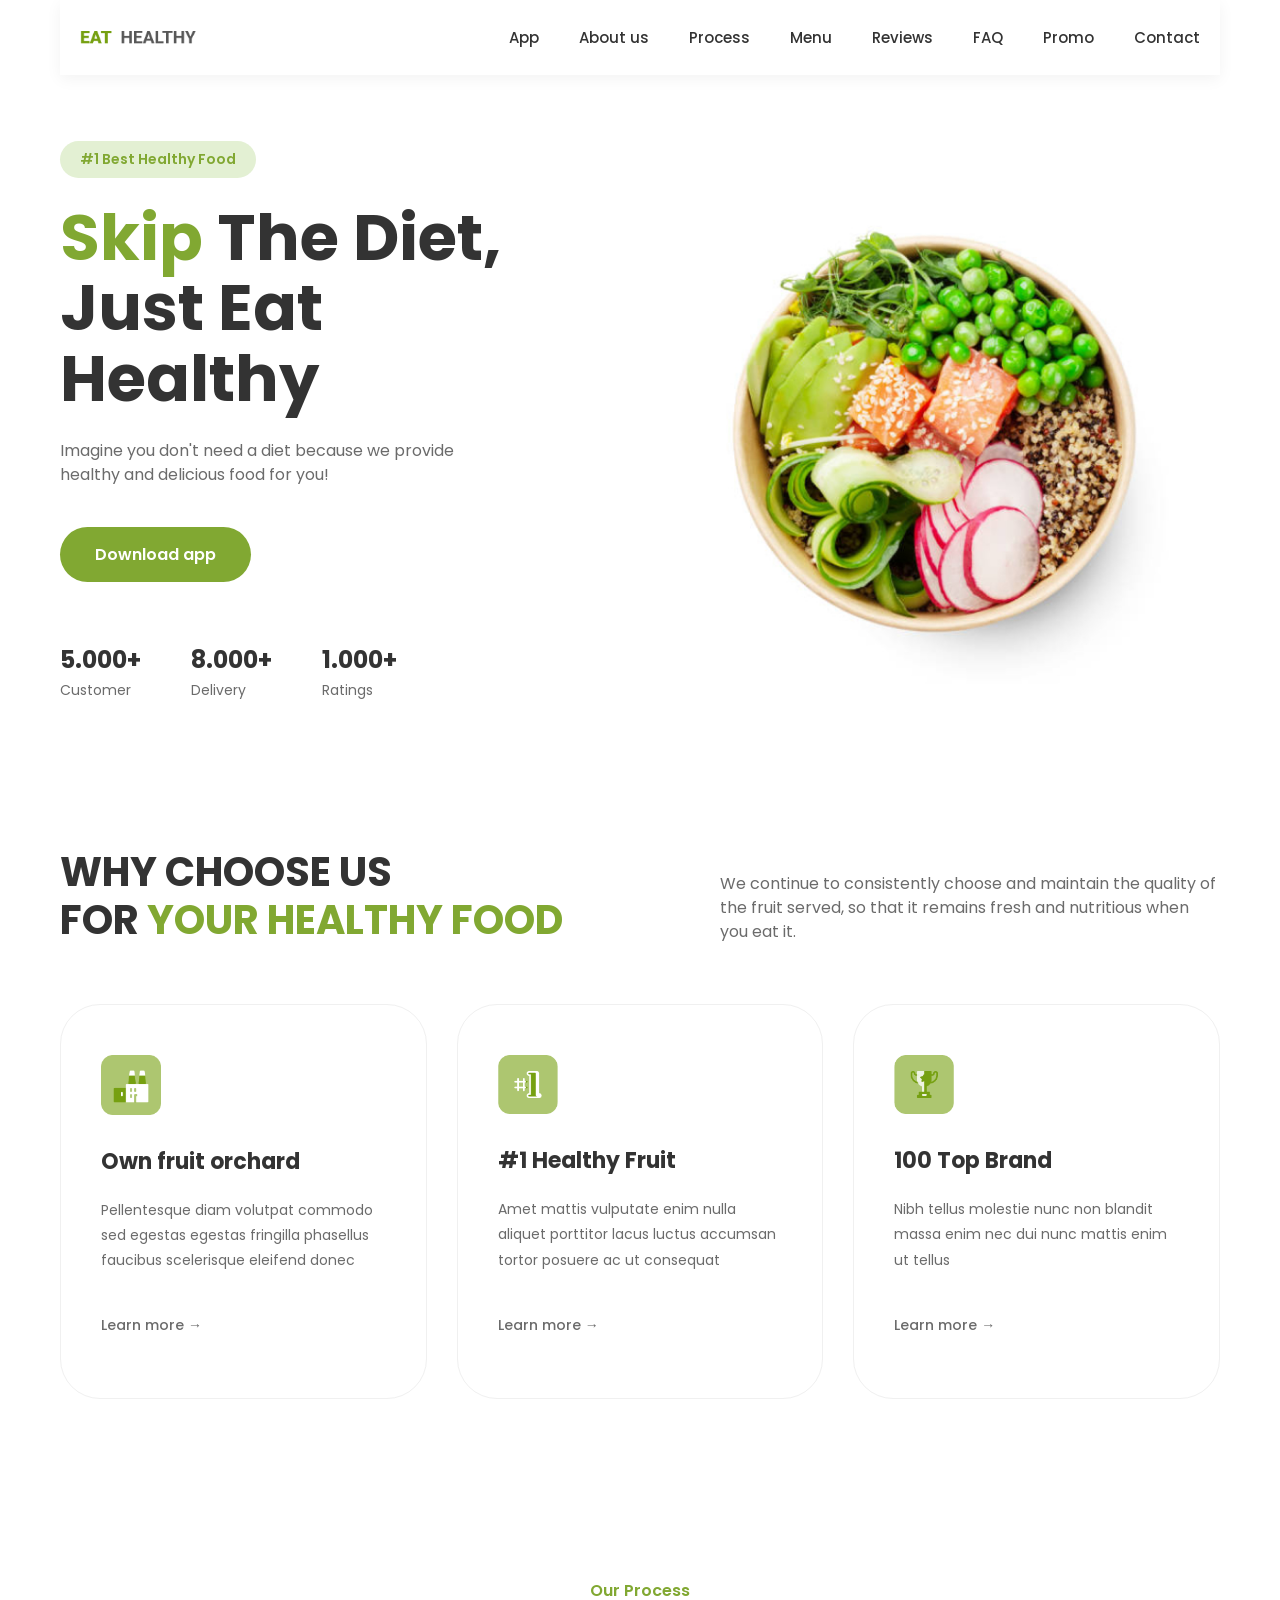
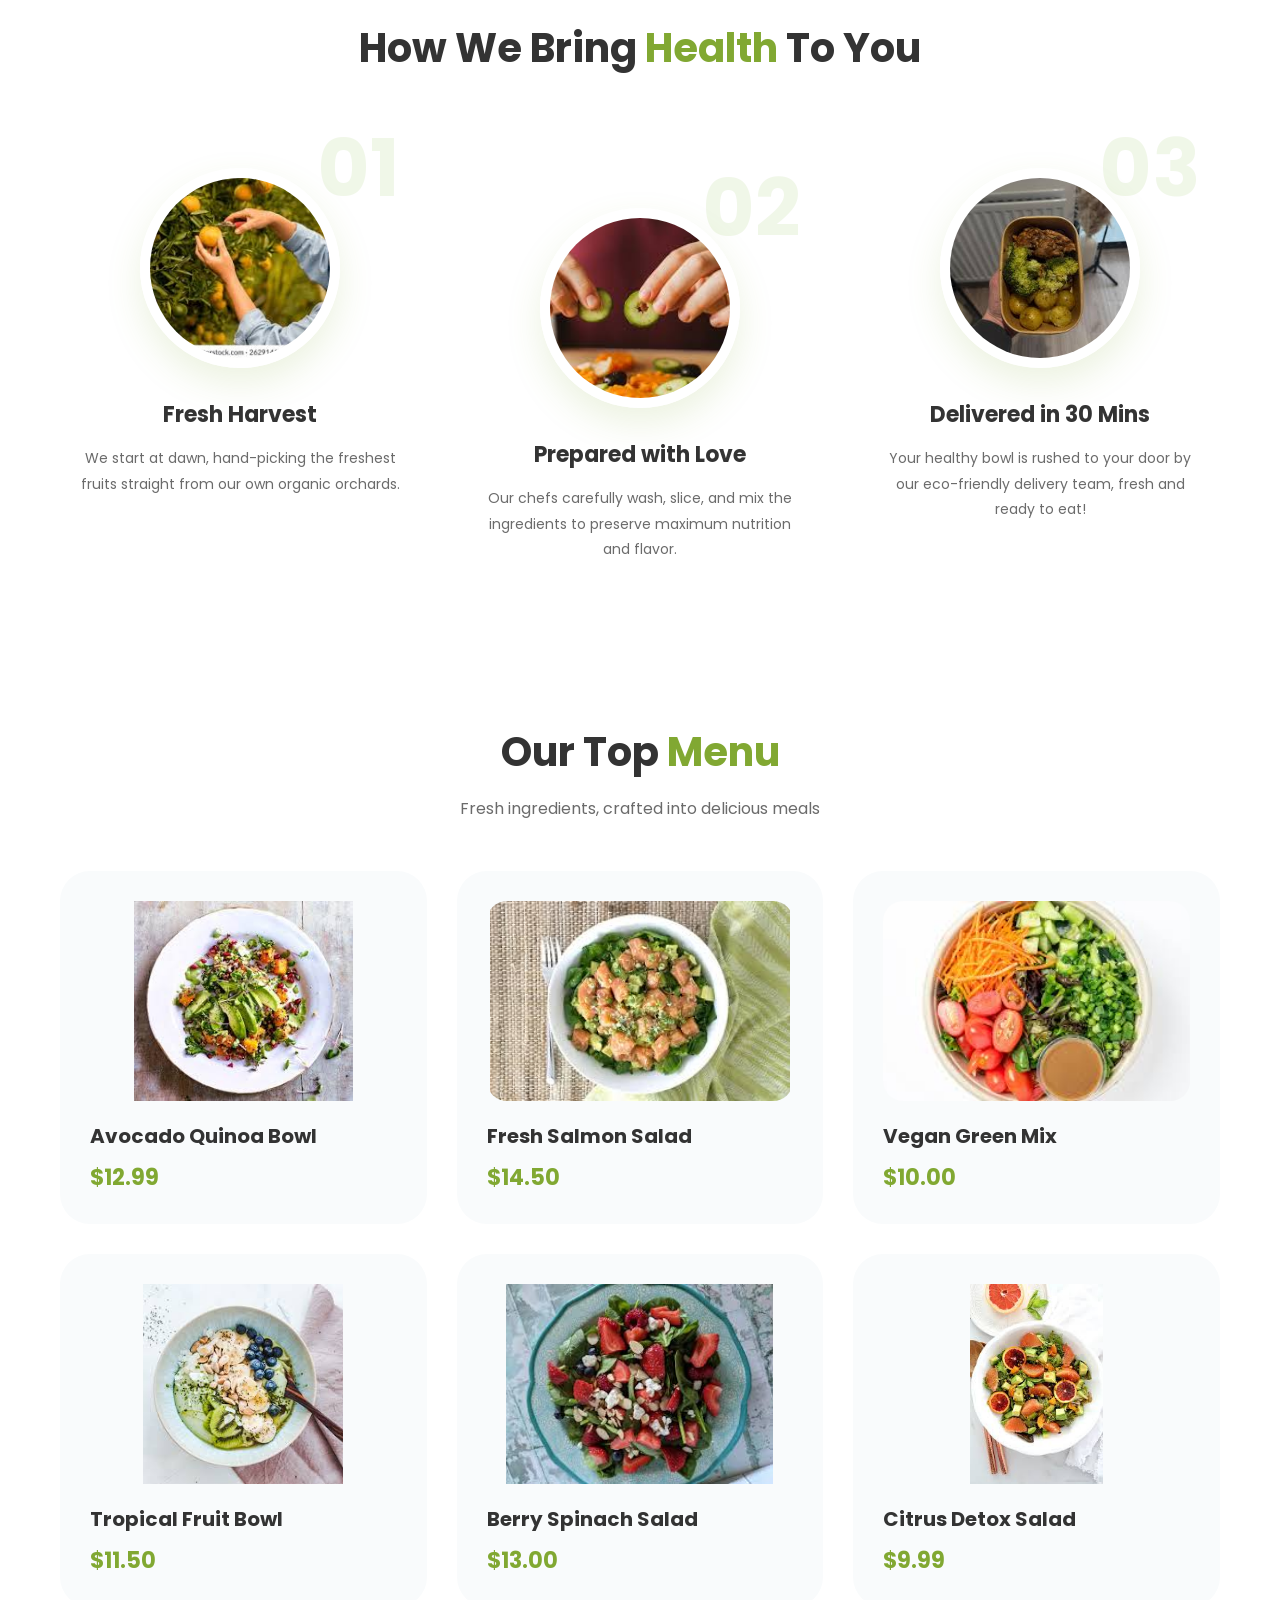
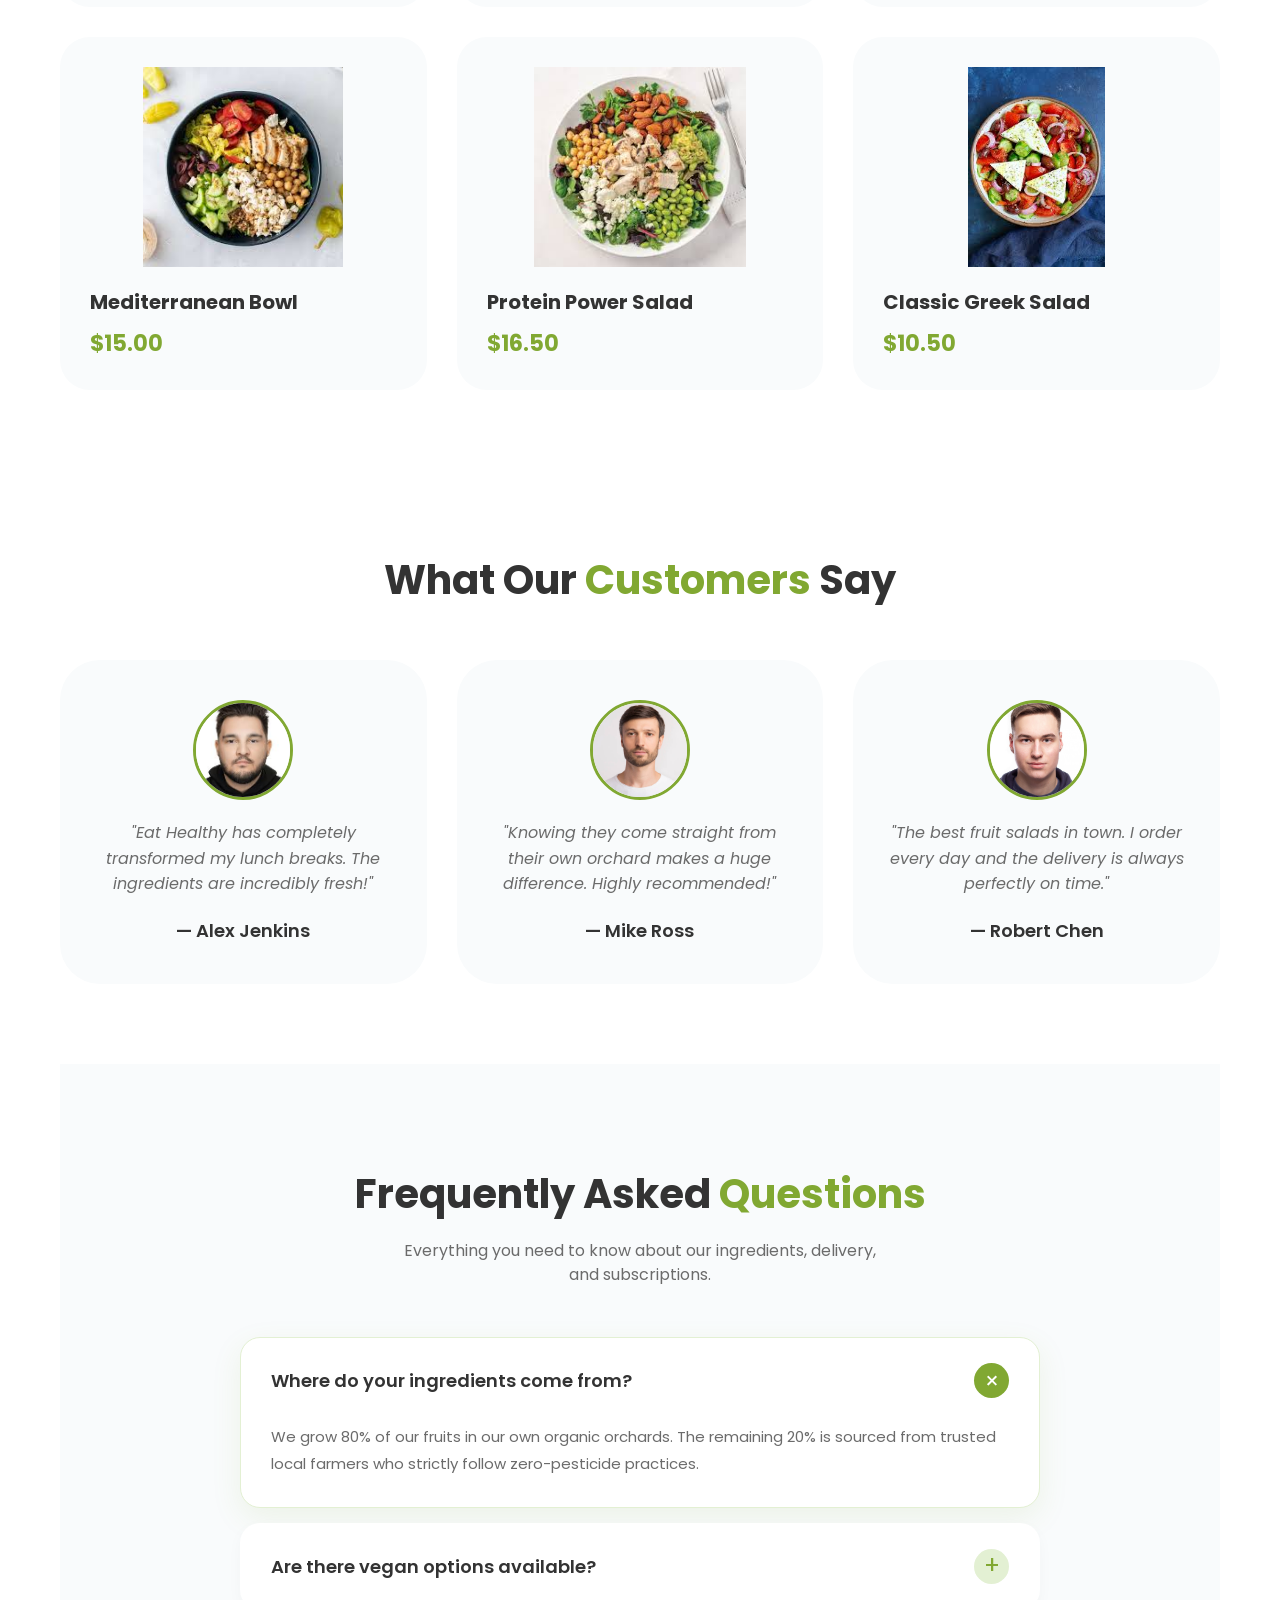
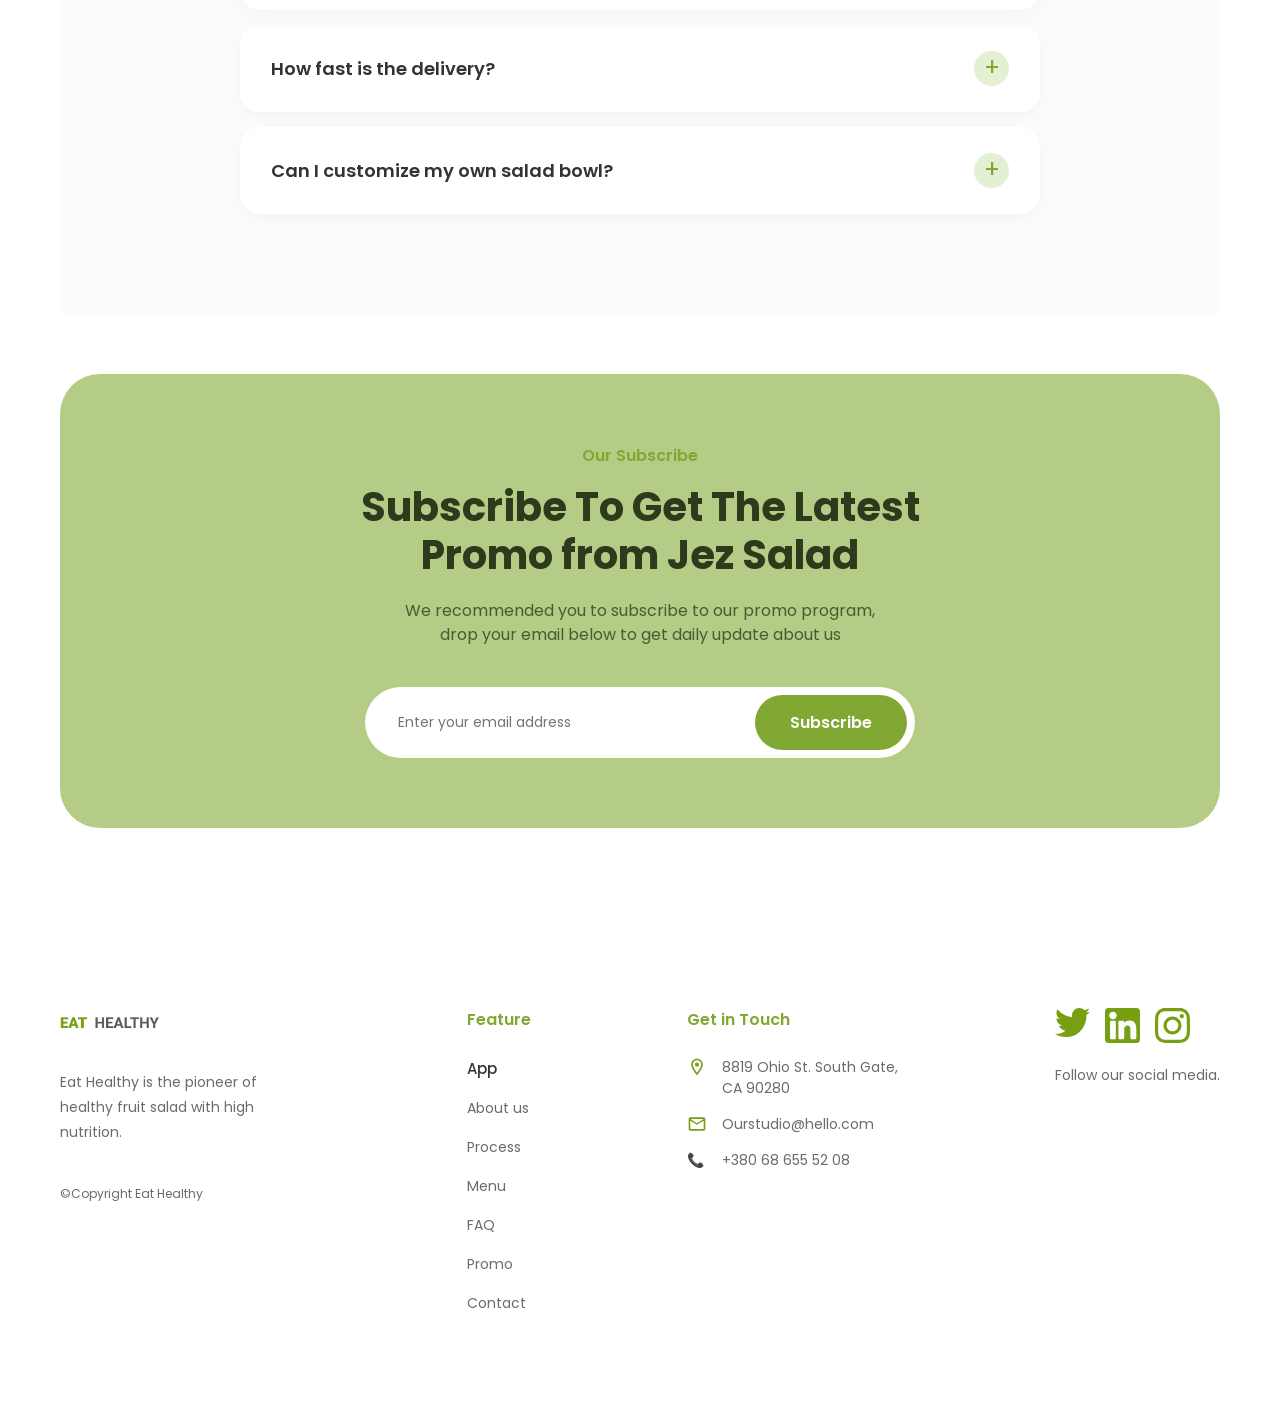
<file: index.html>
<!DOCTYPE html>
<html lang="uk">
<head>
    <meta charset="UTF-8">
    <meta name="viewport" content="width=device-width, initial-scale=1.0">
    <title>Eat Healthy | Home</title>
    <link rel="preconnect" href="https://fonts.googleapis.com">
    <link rel="preconnect" href="https://fonts.gstatic.com" crossorigin>
    <link href="https://fonts.googleapis.com/css2?family=Poppins:wght@400;500;600;700&display=swap" rel="stylesheet">
    <link rel="stylesheet" href="style.css">
</head>
<body>
    <div class="wrapper">
       <header id="top" class="header">
            <a href="index.html" class="header__logo-link">
                <img src="assets/images/logo.png" alt="Eat Healthy" class="header__logo-img">
            </a>
            
            <input type="checkbox" id="menu-toggle" class="header__checkbox">
            <label for="menu-toggle" class="header__hamburger">
                <span class="hamburger-line"></span>
                <span class="hamburger-line"></span>
                <span class="hamburger-line"></span>
            </label>

            <nav class="header__nav">
                <ul class="header__menu">
                    <li><a href="index.html#hero" class="header__link">App</a></li>
                    <li><a href="index.html#about" class="header__link">About us</a></li>
                    <li><a href="index.html#process" class="header__link">Process</a></li>
                    <li><a href="index.html#menu" class="header__link">Menu</a></li>
                    <li><a href="index.html#reviews" class="header__link">Reviews</a></li>
                    <li><a href="index.html#faq" class="header__link">FAQ</a></li>
                    <li><a href="index.html#promo" class="header__link">Promo</a></li>
                    <li><a href="index.html#contact" class="header__link">Contact</a></li>
                </ul>
            </nav>
        </header>

        <main class="main">
            <section id="hero" class="hero">
                <div class="hero__content">
                    <span class="hero__badge">#1 Best Healthy Food</span>
                    <h1 class="hero__title"><span class="text-green">Skip</span> The Diet,<br>Just Eat Healthy</h1>
                    <p class="hero__description">Imagine you don't need a diet because we provide healthy and delicious food for you!</p>
                    <button class="btn hero__btn">Download app</button>
                    
                    <div class="hero__stats">
                        <div class="stat">
                            <span class="stat__number">5.000+</span>
                            <span class="stat__label">Customer</span>
                        </div>
                        <div class="stat">
                            <span class="stat__number">8.000+</span>
                            <span class="stat__label">Delivery</span>
                        </div>
                        <div class="stat">
                            <span class="stat__number">1.000+</span>
                            <span class="stat__label">Ratings</span>
                        </div>
                    </div>
                </div>
                <div class="hero__image-wrapper">
                    <img src="assets/images/hero.jpg" alt="Healthy bowl" class="hero__image">
                </div>
            </section>

            <section id="about" class="features">
                <div class="features__header">
                    <h2 class="features__title">WHY CHOOSE US<br>FOR <span class="text-green">YOUR HEALTHY FOOD</span></h2>
                    <p class="features__description">We continue to consistently choose and maintain the quality of the fruit served, so that it remains fresh and nutritious when you eat it.</p>
                </div>
                
                <div class="features__grid">
                    <article class="feature-card">
                        <img src="assets/images/icons/icon1.png" alt="Orchard" class="feature-card__icon">
                        <h3 class="feature-card__title">Own fruit orchard</h3>
                        <p class="feature-card__text">Pellentesque diam volutpat commodo sed egestas egestas fringilla phasellus faucibus scelerisque eleifend donec</p>
                        <a href="orchard.html" class="feature-card__link">Learn more &rarr;</a>
                    </article>
                    
                    <article class="feature-card">
                        <img src="assets/images/icons/icon2.png" alt="Healthy Fruit" class="feature-card__icon">
                        <h3 class="feature-card__title">#1 Healthy Fruit</h3>
                        <p class="feature-card__text">Amet mattis vulputate enim nulla aliquet porttitor lacus luctus accumsan tortor posuere ac ut consequat</p>
                        <a href="healthy-fruit.html" class="feature-card__link">Learn more &rarr;</a>
                    </article>
                    
                    <article class="feature-card">
                        <img src="assets/images/icons/icon3.png" alt="Top Brand" class="feature-card__icon">
                        <h3 class="feature-card__title">100 Top Brand</h3>
                        <p class="feature-card__text">Nibh tellus molestie nunc non blandit massa enim nec dui nunc mattis enim ut tellus</p>
                        <a href="top-brand.html" class="feature-card__link">Learn more &rarr;</a>
                    </article>
                </div>
            </section>

            <section id="process" class="how-it-works">
                <div class="how-it-works__header">
                    <span class="subscribe__subtitle">Our Process</span>
                    <h2 class="how-it-works__title">How We Bring <span class="text-green">Health</span> To You</h2>
                </div>
                
                <div class="how-it-works__grid">
                    <div class="step">
                        <div class="step__number">01</div>
                        <div class="step__img-wrapper">
                            <img src="assets/images/1-2.jpg" alt="Harvest">
                        </div>
                        <h3 class="step__title">Fresh Harvest</h3>
                        <p class="step__text">We start at dawn, hand-picking the freshest fruits straight from our own organic orchards.</p>
                    </div>

                    <div class="step step--down">
                        <div class="step__number">02</div>
                        <div class="step__img-wrapper">
                            <img src="assets/images/2-3.jpg" alt="Preparation">
                        </div>
                        <h3 class="step__title">Prepared with Love</h3>
                        <p class="step__text">Our chefs carefully wash, slice, and mix the ingredients to preserve maximum nutrition and flavor.</p>
                    </div>

                    <div class="step">
                        <div class="step__number">03</div>
                        <div class="step__img-wrapper">
                            <img src="assets/images/3-4.jpg" alt="Delivery">
                        </div>
                        <h3 class="step__title">Delivered in 30 Mins</h3>
                        <p class="step__text">Your healthy bowl is rushed to your door by our eco-friendly delivery team, fresh and ready to eat!</p>
                    </div>
                </div>
            </section>

            <section id="menu" class="menu">
                <h2 class="menu__title">Our Top <span class="text-green">Menu</span></h2>
                <p class="menu__subtitle">Fresh ingredients, crafted into delicious meals</p>
                
                <div class="menu__grid ">
                    <div class="menu-item menu-card">
                        <div class="menu-item__img-wrapper">
                            <img src="assets/images/1.jpg" alt="Salad">
                        </div>
                        <h3 class="menu-item__title">Avocado Quinoa Bowl</h3>
                        <span class="menu-item__price">$12.99</span>
                    </div>
                    <div class="menu-item menu-card">
                        <div class="menu-item__img-wrapper">
                            <img src="assets/images/2.jpg" alt="Salad">
                        </div>
                        <h3 class="menu-item__title">Fresh Salmon Salad</h3>
                        <span class="menu-item__price">$14.50</span>
                    </div>
                    <div class="menu-item menu-card">
                        <div class="menu-item__img-wrapper">
                            <img src="assets/images/3.jpg" alt="Salad">
                        </div>
                        <h3 class="menu-item__title">Vegan Green Mix</h3>
                        <span class="menu-item__price">$10.00</span>
                    </div>
                    <div class="menu-item menu-card">
                        <div class="menu-item__img-wrapper">
                            <img src="assets/images/4.jpg" alt="Salad">
                        </div>
                        <h3 class="menu-item__title">Tropical Fruit Bowl</h3>
                        <span class="menu-item__price">$11.50</span>
                    </div>
                    <div class="menu-item menu-card">
                        <div class="menu-item__img-wrapper">
                            <img src="assets/images/5.jpg" alt="Salad">
                        </div>
                        <h3 class="menu-item__title">Berry Spinach Salad</h3>
                        <span class="menu-item__price">$13.00</span>
                    </div>
                    <div class="menu-item menu-card">
                        <div class="menu-item__img-wrapper">
                            <img src="assets/images/6.jpg" alt="Salad">
                        </div>
                        <h3 class="menu-item__title">Citrus Detox Salad</h3>
                        <span class="menu-item__price">$9.99</span>
                    </div>
                    <div class="menu-item menu-card">
                        <div class="menu-item__img-wrapper">
                            <img src="assets/images/7.jpg" alt="Salad">
                        </div>
                        <h3 class="menu-item__title">Mediterranean Bowl</h3>
                        <span class="menu-item__price">$15.00</span>
                    </div>
                    <div class="menu-item menu-card">
                        <div class="menu-item__img-wrapper">
                            <img src="assets/images/8.jpg" alt="Salad">
                        </div>
                        <h3 class="menu-item__title">Protein Power Salad</h3>
                        <span class="menu-item__price">$16.50</span>
                    </div>
                    <div class="menu-item menu-card">
                        <div class="menu-item__img-wrapper">
                            <img src="assets/images/9.jpg" alt="Salad">
                        </div>
                        <h3 class="menu-item__title">Classic Greek Salad</h3>
                        <span class="menu-item__price">$10.50</span>
                    </div>
                </div>
            </section>

           <section id="reviews" class="reviews">
                <div class="reviews__header">
                    <h2 class="reviews__title">What Our <span class="text-green">Customers</span> Say</h2>
                </div>
                
                <div class="reviews__grid">
                    <article class="review-card">
                        <div class="review-card__img-wrapper">
                            <img src="assets/images/1-1.jpg" alt="Customer 1" class="review-card__img">
                        </div>
                        <p class="review-card__text">"Eat Healthy has completely transformed my lunch breaks. The ingredients are incredibly fresh!"</p>
                        <span class="review-card__author">— Alex Jenkins</span>
                    </article>

                    <article class="review-card">
                        <div class="review-card__img-wrapper">
                            <img src="assets/images/2-2.jpg" alt="Customer 2" class="review-card__img">
                        </div>
                        <p class="review-card__text">"Knowing they come straight from their own orchard makes a huge difference. Highly recommended!"</p>
                        <span class="review-card__author">— Mike Ross</span>
                    </article>

                    <article class="review-card">
                        <div class="review-card__img-wrapper">
                            <img src="assets/images/3-3.jpg" alt="Customer 3" class="review-card__img">
                        </div>
                        <p class="review-card__text">"The best fruit salads in town. I order every day and the delivery is always perfectly on time."</p>
                        <span class="review-card__author">— Robert Chen</span>
                    </article>
                </div>
            </section>

            <section id="faq" class="faq">
                <div class="faq__container">
                    <div class="faq__header">
                        <h2 class="faq__title">Frequently Asked <span class="text-green">Questions</span></h2>
                        <p class="features__description" style="margin: 0 auto;">Everything you need to know about our ingredients, delivery, and subscriptions.</p>
                    </div>

                    <div class="faq__list">
                        <details class="faq-item" open>
                            <summary class="faq-item__question">Where do your ingredients come from?</summary>
                            <div class="faq-item__answer">
                                <p>We grow 80% of our fruits in our own organic orchards. The remaining 20% is sourced from trusted local farmers who strictly follow zero-pesticide practices.</p>
                            </div>
                        </details>

                        <details class="faq-item">
                            <summary class="faq-item__question">Are there vegan options available?</summary>
                            <div class="faq-item__answer">
                                <p>Absolutely! Over 90% of our menu is fully vegan. Any dressings or toppings that contain dairy or honey are clearly marked on our menu.</p>
                            </div>
                        </details>

                        <details class="faq-item">
                            <summary class="faq-item__question">How fast is the delivery?</summary>
                            <div class="faq-item__answer">
                                <p>We guarantee delivery within 30 minutes for addresses within our primary service zones. We prepare your food the moment your order is confirmed.</p>
                            </div>
                        </details>

                        <details class="faq-item">
                            <summary class="faq-item__question">Can I customize my own salad bowl?</summary>
                            <div class="faq-item__answer">
                                <p>Yes, you can! Use our mobile app to use the 'Build Your Bowl' feature, allowing you to choose your base, up to 5 fruits, and your favorite healthy dressing.</p>
                            </div>
                        </details>
                    </div>
                </div>
            </section>
            <section id="promo" class="subscribe">
                <div class="subscribe__container">
                    <span class="subscribe__subtitle">Our Subscribe</span>
                    <h2 class="subscribe__title">Subscribe To Get The Latest<br>Promo from Jez Salad</h2>
                    <p class="subscribe__description">We recommended you to subscribe to our promo program,<br>drop your email below to get daily update about us</p>
                    
                    <form class="subscribe__form">
                        <input type="email" placeholder="Enter your email address" class="subscribe__input" required>
                        <button type="submit" class="btn subscribe__btn">Subscribe</button>
                    </form>
                </div>
            </section>
        </main>

        <footer id="contact" class="footer">
            <div class="footer__col footer__col--brand">
                <a href="#top" class="footer__logo-link">
                    <img src="assets/images/logo.png" alt="Eat Healthy" class="footer__logo">
                </a>
                <p class="footer__text">Eat Healthy is the pioneer of healthy fruit salad with high nutrition.</p>
                <p class="footer__copyright">&copy;Copyright Eat Healthy</p>
            </div>
            
            <nav class="footer__col">
                <h4 class="footer__title">Feature</h4>
                <ul class="footer__list">
                    <li><a href="index.html#hero" class="header__link">App</a></li>
                    <li><a href="index.html#about" class="footer__link">About us</a></li>
                    <li><a href="index.html#process" class="footer__link">Process</a></li>
                    <li><a href="index.html#menu" class="footer__link">Menu</a></li>
                    <li><a href="index.html#faq" class="footer__link">FAQ</a></li>
                    <li><a href="index.html#promo" class="footer__link">Promo</a></li>
                    <li><a href="index.html#contact" class="footer__link">Contact</a></li>
                </ul>
            </nav>
            
            <div class="footer__col">
                <h4 class="footer__title">Get in Touch</h4>
                <ul class="footer__list footer__list--contact">
                    <li>
                        <img src="assets/images/icons/location.svg" alt="Location" class="footer__icon">
                        <a href="https://www.google.com/maps/place/8819+Ohio+St,+South+Gate,+CA+90280" target="_blank" class="footer__link" style="text-decoration: none;">8819 Ohio St. South Gate,<br>CA 90280</a>
                    </li>
                    <li>
                        <img src="assets/images/icons/email.svg" alt="Email" class="footer__icon">
                        <a href="mailto:Ourstudio@hello.com" class="footer__link">Ourstudio@hello.com</a>
                    </li>
                    <li>
                        <span class="footer__icon">📞</span>
                        <a href="tel:+380686555208" class="footer__link">+380 68 655 52 08</a>
                    </li>
                </ul>
            </div>
            
            <div class="footer__col footer__col--social">
                <div class="footer__socials">
                    <a href="#"><img src="assets/images/icons/twiter.svg" alt="Twitter"></a>
                    <a href="#"><img src="assets/images/icons/linkedin.svg" alt="LinkedIn"></a>
                    <a href="#"><img src="assets/images/icons/instagram.svg" alt="Instagram"></a>
                </div>
                <p class="footer__text">Follow our social media.</p>
            </div>
        </footer>
    </div>
</body>
</html>
</file>
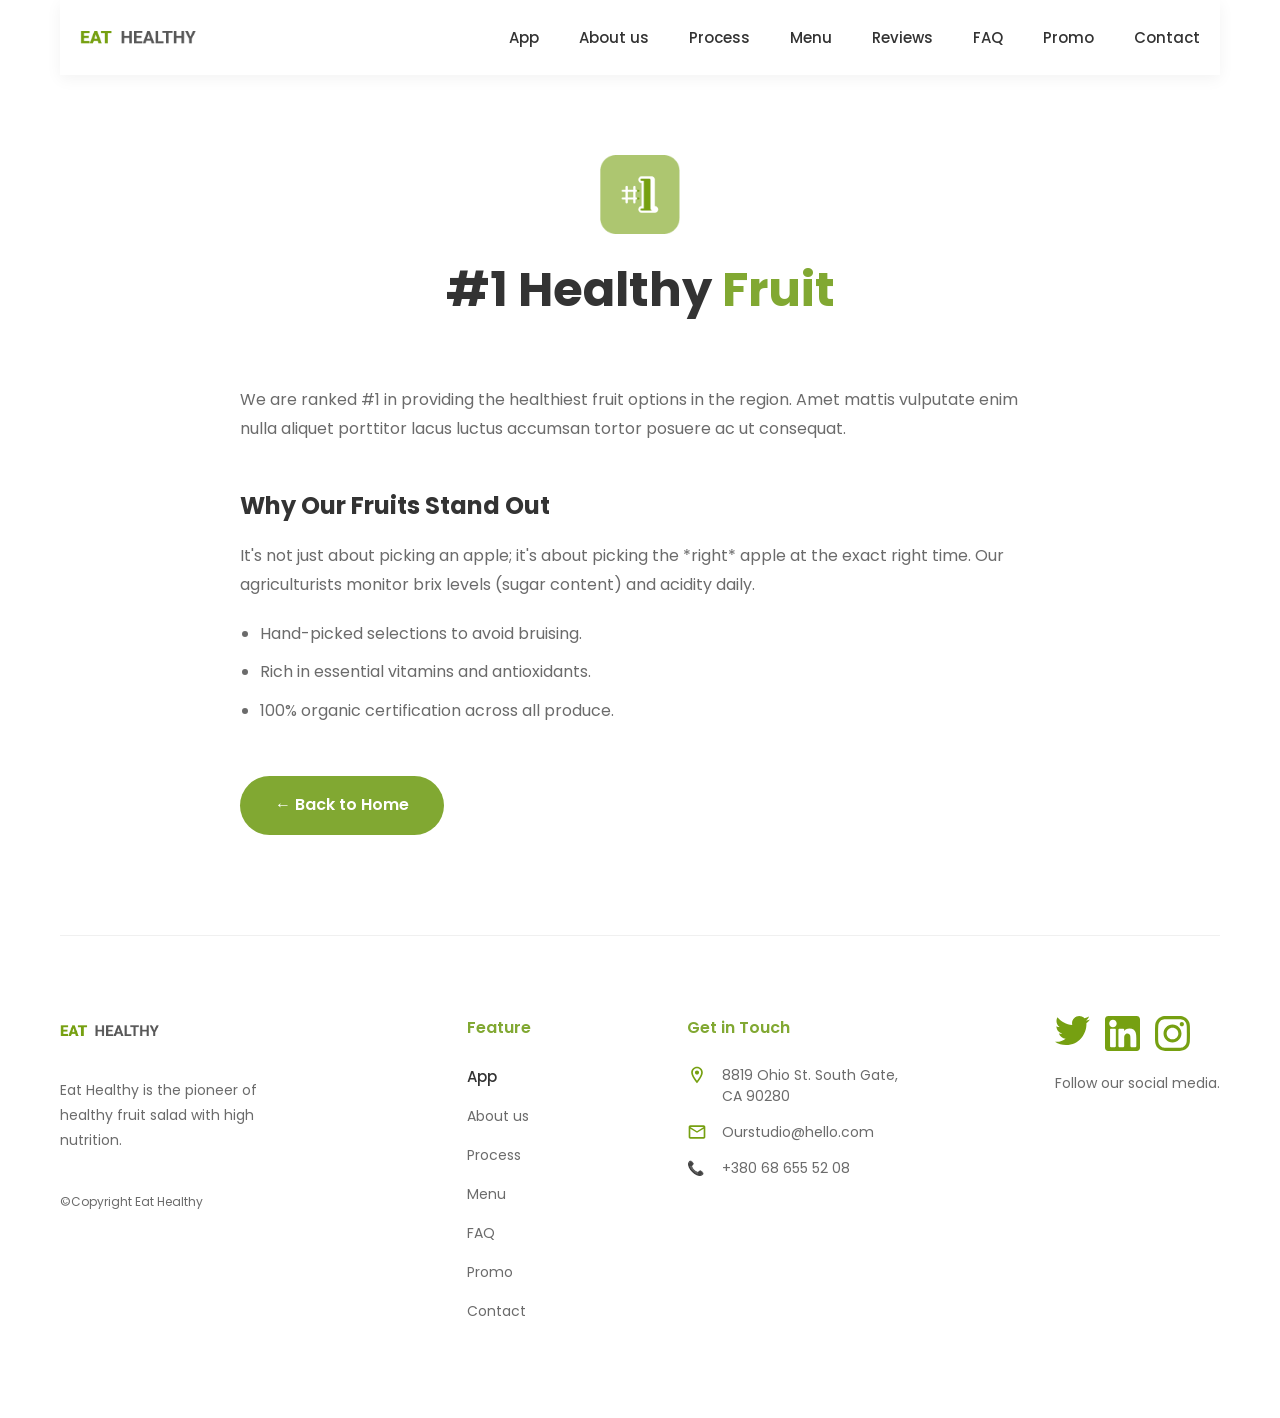
<file: healthy-fruit.html>
<!DOCTYPE html>
<html lang="uk">
<head>
    <meta charset="UTF-8">
    <meta name="viewport" content="width=device-width, initial-scale=1.0">
    <title>#1 Healthy Fruit | Eat Healthy</title>
    <link href="https://fonts.googleapis.com/css2?family=Poppins:wght@400;500;600;700&display=swap" rel="stylesheet">
    <link rel="stylesheet" href="inner.css">
</head>
<body>
    <div class="wrapper">
       <header id="top" class="header">
            <a href="index.html" class="header__logo-link">
                <img src="assets/images/logo.png" alt="Eat Healthy" class="header__logo-img">
            </a>
            
            <input type="checkbox" id="menu-toggle" class="header__checkbox">
            <label for="menu-toggle" class="header__hamburger">
                <span class="hamburger-line"></span>
                <span class="hamburger-line"></span>
                <span class="hamburger-line"></span>
            </label>

            <nav class="header__nav">
                <ul class="header__menu">
                    <li><a href="index.html#hero" class="header__link">App</a></li>
                    <li><a href="index.html#about" class="header__link">About us</a></li>
                    <li><a href="index.html#process" class="header__link">Process</a></li>
                    <li><a href="index.html#menu" class="header__link">Menu</a></li>
                    <li><a href="index.html#reviews" class="header__link">Reviews</a></li>
                    <li><a href="index.html#faq" class="header__link">FAQ</a></li>
                    <li><a href="index.html#promo" class="header__link">Promo</a></li>
                    <li><a href="index.html#contact" class="header__link">Contact</a></li>
                </ul>
            </nav>
        </header>

        <main class="main">
            <header class="page-header">
                <img src="assets/images/icons/icon2.png" alt="Healthy Fruit" class="page-header__icon">
                <h1 class="page-header__title">#1 Healthy <span class="text-green">Fruit</span></h1>
            </header>

            <article class="page-content">
                <p>We are ranked #1 in providing the healthiest fruit options in the region. Amet mattis vulputate enim nulla aliquet porttitor lacus luctus accumsan tortor posuere ac ut consequat.</p>
                
                <h3>Why Our Fruits Stand Out</h3>
                <p>It's not just about picking an apple; it's about picking the *right* apple at the exact right time. Our agriculturists monitor brix levels (sugar content) and acidity daily.</p>
                <ul>
                    <li>Hand-picked selections to avoid bruising.</li>
                    <li>Rich in essential vitamins and antioxidants.</li>
                    <li>100% organic certification across all produce.</li>
                </ul>

                <a href="index.html" class="btn" style="display: inline-block; margin-top: 30px; text-decoration: none;">&larr; Back to Home</a>
            </article>
        </main>

        <footer id="contact" class="footer">
            <div class="footer__col footer__col--brand">
                <a href="#top" class="footer__logo-link">
                    <img src="assets/images/logo.png" alt="Eat Healthy" class="footer__logo">
                </a>
                <p class="footer__text">Eat Healthy is the pioneer of healthy fruit salad with high nutrition.</p>
                <p class="footer__copyright">&copy;Copyright Eat Healthy</p>
            </div>
            
            <nav class="footer__col">
                <h4 class="footer__title">Feature</h4>
                <ul class="footer__list">
                    <li><a href="index.html#hero" class="header__link">App</a></li>
                    <li><a href="index.html#about" class="footer__link">About us</a></li>
                    <li><a href="index.html#process" class="footer__link">Process</a></li>
                    <li><a href="index.html#menu" class="footer__link">Menu</a></li>
                    <li><a href="index.html#faq" class="footer__link">FAQ</a></li>
                    <li><a href="index.html#promo" class="footer__link">Promo</a></li>
                    <li><a href="index.html#contact" class="footer__link">Contact</a></li>
                </ul>
            </nav>
            
            <div class="footer__col">
                <h4 class="footer__title">Get in Touch</h4>
                <ul class="footer__list footer__list--contact">
                    <li>
                        <img src="assets/images/icons/location.svg" alt="Location" class="footer__icon">
                        <a href="https://www.google.com/maps/place/8819+Ohio+St,+South+Gate,+CA+90280" target="_blank" class="footer__link" style="text-decoration: none;">8819 Ohio St. South Gate,<br>CA 90280</a>
                    </li>
                    <li>
                        <img src="assets/images/icons/email.svg" alt="Email" class="footer__icon">
                        <a href="mailto:Ourstudio@hello.com" class="footer__link">Ourstudio@hello.com</a>
                    </li>
                    <li>
                        <span class="footer__icon">📞</span>
                        <a href="tel:+380686555208" class="footer__link">+380 68 655 52 08</a>
                    </li>
                </ul>
            </div>
            
            <div class="footer__col footer__col--social">
                <div class="footer__socials">
                    <a href="#"><img src="assets/images/icons/twiter.svg" alt="Twitter"></a>
                    <a href="#"><img src="assets/images/icons/linkedin.svg" alt="LinkedIn"></a>
                    <a href="#"><img src="assets/images/icons/instagram.svg" alt="Instagram"></a>
                </div>
                <p class="footer__text">Follow our social media.</p>
            </div>
        </footer>
    </div>
</body>
</html>
</file>
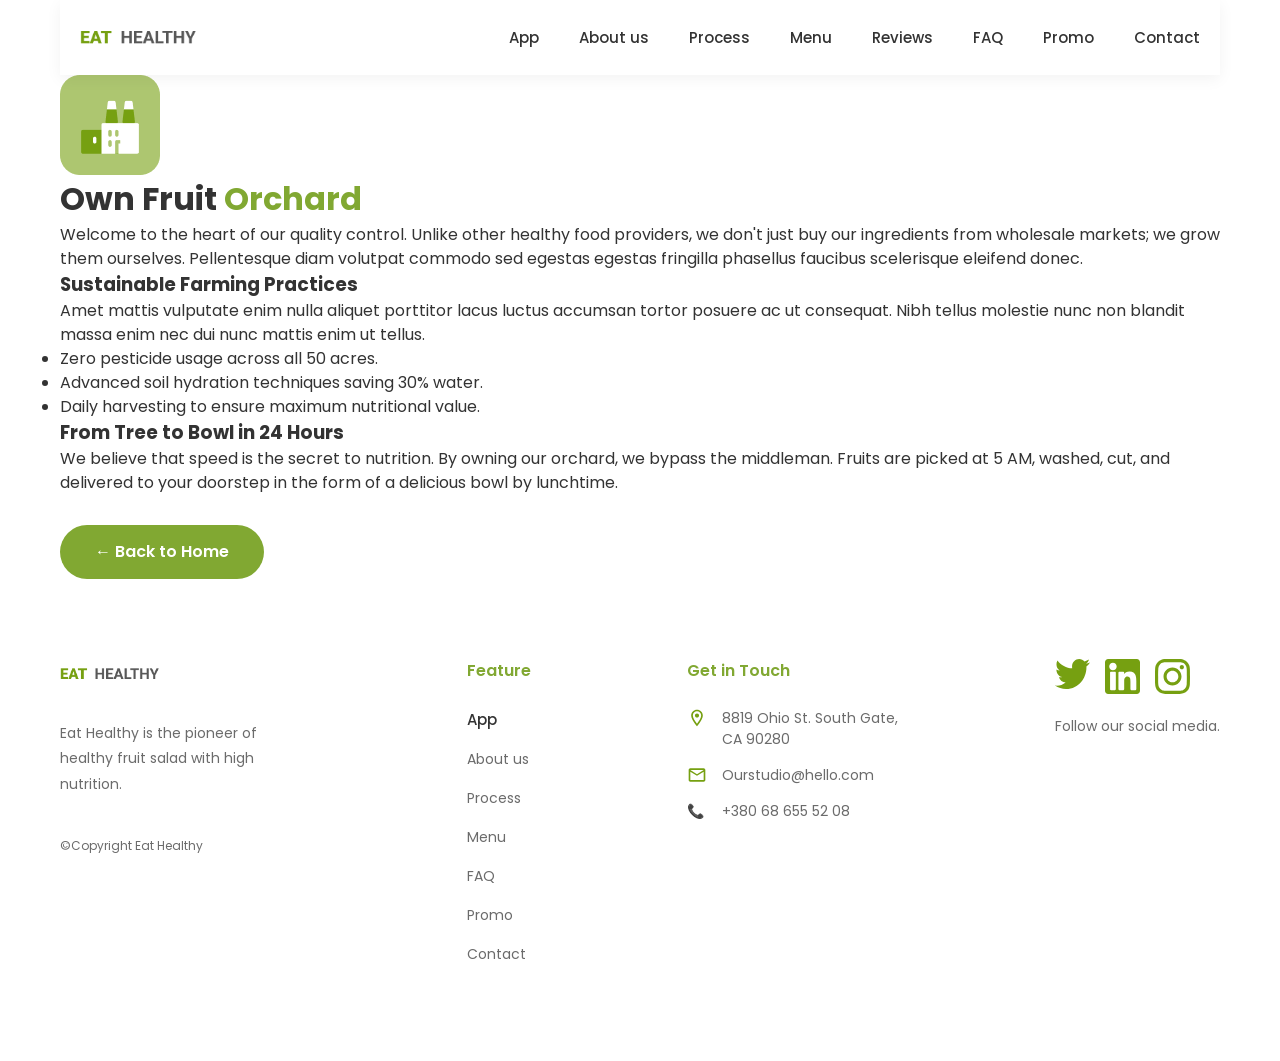
<file: orchard.html>
<!DOCTYPE html>
<html lang="uk">
<head>
    <meta charset="UTF-8">
    <meta name="viewport" content="width=device-width, initial-scale=1.0">
    <title>Own Fruit Orchard | Eat Healthy</title>
    <link rel="preconnect" href="https://fonts.googleapis.com">
    <link rel="preconnect" href="https://fonts.gstatic.com" crossorigin>
    <link href="https://fonts.googleapis.com/css2?family=Poppins:wght@400;500;600;700&display=swap" rel="stylesheet">
    <link rel="stylesheet" href="style.css">
</head>
<body>
    <div class="wrapper">
      <header id="top" class="header">
            <a href="index.html" class="header__logo-link">
                <img src="assets/images/logo.png" alt="Eat Healthy" class="header__logo-img">
            </a>
            
            <input type="checkbox" id="menu-toggle" class="header__checkbox">
            <label for="menu-toggle" class="header__hamburger">
                <span class="hamburger-line"></span>
                <span class="hamburger-line"></span>
                <span class="hamburger-line"></span>
            </label>

            <nav class="header__nav">
                <ul class="header__menu">
                    <li><a href="index.html#hero" class="header__link">App</a></li>
                    <li><a href="index.html#about" class="header__link">About us</a></li>
                    <li><a href="index.html#process" class="header__link">Process</a></li>
                    <li><a href="index.html#menu" class="header__link">Menu</a></li>
                    <li><a href="index.html#reviews" class="header__link">Reviews</a></li>
                    <li><a href="index.html#faq" class="header__link">FAQ</a></li>
                    <li><a href="index.html#promo" class="header__link">Promo</a></li>
                    <li><a href="index.html#contact" class="header__link">Contact</a></li>
                </ul>
            </nav>
        </header>

        <main class="main">
            <header class="page-header">
                <img src="assets/images/icons/icon1.png" alt="Orchard" class="page-header__icon">
                <h1 class="page-header__title">Own Fruit <span class="text-green">Orchard</span></h1>
            </header>

            <article class="page-content">
                <p>Welcome to the heart of our quality control. Unlike other healthy food providers, we don't just buy our ingredients from wholesale markets; we grow them ourselves. Pellentesque diam volutpat commodo sed egestas egestas fringilla phasellus faucibus scelerisque eleifend donec.</p>
                
                <h3>Sustainable Farming Practices</h3>
                <p>Amet mattis vulputate enim nulla aliquet porttitor lacus luctus accumsan tortor posuere ac ut consequat. Nibh tellus molestie nunc non blandit massa enim nec dui nunc mattis enim ut tellus.</p>
                <ul>
                    <li>Zero pesticide usage across all 50 acres.</li>
                    <li>Advanced soil hydration techniques saving 30% water.</li>
                    <li>Daily harvesting to ensure maximum nutritional value.</li>
                </ul>

                <h3>From Tree to Bowl in 24 Hours</h3>
                <p>We believe that speed is the secret to nutrition. By owning our orchard, we bypass the middleman. Fruits are picked at 5 AM, washed, cut, and delivered to your doorstep in the form of a delicious bowl by lunchtime.</p>

                <a href="index.html" class="btn" style="display: inline-block; margin-top: 30px; text-decoration: none;">&larr; Back to Home</a>
            </article>
        </main>

        <footer id="contact" class="footer">
            <div class="footer__col footer__col--brand">
                <a href="#top" class="footer__logo-link">
                    <img src="assets/images/logo.png" alt="Eat Healthy" class="footer__logo">
                </a>
                <p class="footer__text">Eat Healthy is the pioneer of healthy fruit salad with high nutrition.</p>
                <p class="footer__copyright">&copy;Copyright Eat Healthy</p>
            </div>
            
            <nav class="footer__col">
                <h4 class="footer__title">Feature</h4>
                <ul class="footer__list">
                    <li><a href="index.html#hero" class="header__link">App</a></li>
                    <li><a href="index.html#about" class="footer__link">About us</a></li>
                    <li><a href="index.html#process" class="footer__link">Process</a></li>
                    <li><a href="index.html#menu" class="footer__link">Menu</a></li>
                    <li><a href="index.html#faq" class="footer__link">FAQ</a></li>
                    <li><a href="index.html#promo" class="footer__link">Promo</a></li>
                    <li><a href="index.html#contact" class="footer__link">Contact</a></li>
                </ul>
            </nav>
            
            <div class="footer__col">
                <h4 class="footer__title">Get in Touch</h4>
                <ul class="footer__list footer__list--contact">
                    <li>
                        <img src="assets/images/icons/location.svg" alt="Location" class="footer__icon">
                        <span>8819 Ohio St. South Gate,<br>CA 90280</span>
                    </li>
                    <li>
                        <img src="assets/images/icons/email.svg" alt="Email" class="footer__icon">
                        <a href="mailto:Ourstudio@hello.com" class="footer__link">Ourstudio@hello.com</a>
                    </li>
                    <li>
                        <span class="footer__icon">📞</span>
                        <a href="tel:+380686555208" class="footer__link">+380 68 655 52 08</a>
                    </li>
                </ul>
            </div>
            
            <div class="footer__col footer__col--social">
                <div class="footer__socials">
                    <a href="#"><img src="assets/images/icons/twiter.svg" alt="Twitter"></a>
                    <a href="#"><img src="assets/images/icons/linkedin.svg" alt="LinkedIn"></a>
                    <a href="#"><img src="assets/images/icons/instagram.svg" alt="Instagram"></a>
                </div>
                <p class="footer__text">Follow our social media.</p>
            </div>
        </footer>
    </div>
</body>
</html>
</file>
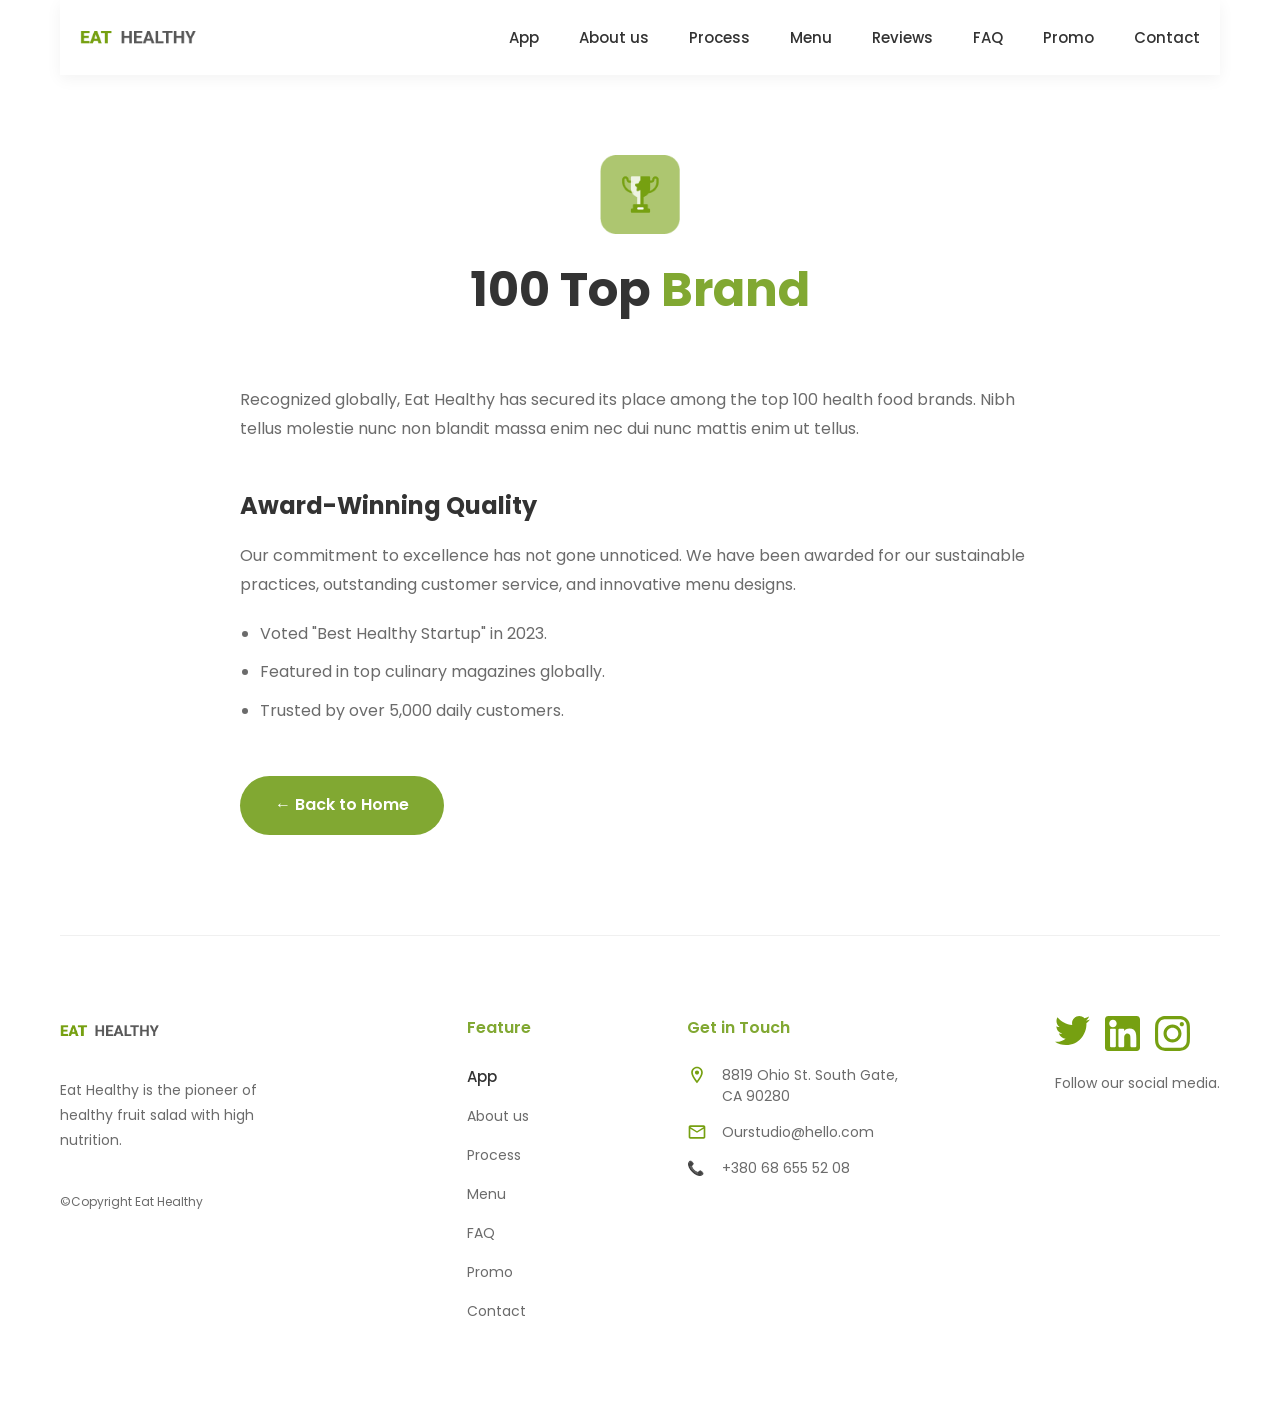
<file: top-brand.html>
<!DOCTYPE html>
<html lang="uk">
<head>
    <meta charset="UTF-8">
    <meta name="viewport" content="width=device-width, initial-scale=1.0">
    <title>100 Top Brand | Eat Healthy</title>
    <link href="https://fonts.googleapis.com/css2?family=Poppins:wght@400;500;600;700&display=swap" rel="stylesheet">
    <link rel="stylesheet" href="inner.css">
</head>
<body>
    <div class="wrapper">
      <header id="top" class="header">
            <a href="index.html" class="header__logo-link">
                <img src="assets/images/logo.png" alt="Eat Healthy" class="header__logo-img">
            </a>
            
            <input type="checkbox" id="menu-toggle" class="header__checkbox">
            <label for="menu-toggle" class="header__hamburger">
                <span class="hamburger-line"></span>
                <span class="hamburger-line"></span>
                <span class="hamburger-line"></span>
            </label>

            <nav class="header__nav">
                <ul class="header__menu">
                    <li><a href="index.html#hero" class="header__link">App</a></li>
                    <li><a href="index.html#about" class="header__link">About us</a></li>
                    <li><a href="index.html#process" class="header__link">Process</a></li>
                    <li><a href="index.html#menu" class="header__link">Menu</a></li>
                    <li><a href="index.html#reviews" class="header__link">Reviews</a></li>
                    <li><a href="index.html#faq" class="header__link">FAQ</a></li>
                    <li><a href="index.html#promo" class="header__link">Promo</a></li>
                    <li><a href="index.html#contact" class="header__link">Contact</a></li>
                </ul>
            </nav>
        </header>

        <main class="main">
            <header class="page-header">
                <img src="assets/images/icons/icon3.png" alt="Top Brand" class="page-header__icon">
                <h1 class="page-header__title">100 Top <span class="text-green">Brand</span></h1>
            </header>

            <article class="page-content">
                <p>Recognized globally, Eat Healthy has secured its place among the top 100 health food brands. Nibh tellus molestie nunc non blandit massa enim nec dui nunc mattis enim ut tellus.</p>
                
                <h3>Award-Winning Quality</h3>
                <p>Our commitment to excellence has not gone unnoticed. We have been awarded for our sustainable practices, outstanding customer service, and innovative menu designs.</p>
                <ul>
                    <li>Voted "Best Healthy Startup" in 2023.</li>
                    <li>Featured in top culinary magazines globally.</li>
                    <li>Trusted by over 5,000 daily customers.</li>
                </ul>

                <a href="index.html" class="btn" style="display: inline-block; margin-top: 30px; text-decoration: none;">&larr; Back to Home</a>
            </article>
        </main>

        <footer id="contact" class="footer">
            <div class="footer__col footer__col--brand">
                <a href="#top" class="footer__logo-link">
                    <img src="assets/images/logo.png" alt="Eat Healthy" class="footer__logo">
                </a>
                <p class="footer__text">Eat Healthy is the pioneer of healthy fruit salad with high nutrition.</p>
                <p class="footer__copyright">&copy;Copyright Eat Healthy</p>
            </div>
            
            <nav class="footer__col">
                <h4 class="footer__title">Feature</h4>
                <ul class="footer__list">
                    <li><a href="index.html#hero" class="header__link">App</a></li>
                    <li><a href="index.html#about" class="footer__link">About us</a></li>
                    <li><a href="index.html#process" class="footer__link">Process</a></li>
                    <li><a href="index.html#menu" class="footer__link">Menu</a></li>
                    <li><a href="index.html#faq" class="footer__link">FAQ</a></li>
                    <li><a href="index.html#promo" class="footer__link">Promo</a></li>
                    <li><a href="index.html#contact" class="footer__link">Contact</a></li>
                </ul>
            </nav>
            
            <div class="footer__col">
                <h4 class="footer__title">Get in Touch</h4>
                <ul class="footer__list footer__list--contact">
                    <li>
                        <img src="assets/images/icons/location.svg" alt="Location" class="footer__icon">
                        <a href="https://www.google.com/maps/place/8819+Ohio+St,+South+Gate,+CA+90280" target="_blank" class="footer__link" style="text-decoration: none;">8819 Ohio St. South Gate,<br>CA 90280</a>
                    </li>
                    <li>
                        <img src="assets/images/icons/email.svg" alt="Email" class="footer__icon">
                        <a href="mailto:Ourstudio@hello.com" class="footer__link">Ourstudio@hello.com</a>
                    </li>
                    <li>
                        <span class="footer__icon">📞</span>
                        <a href="tel:+380686555208" class="footer__link">+380 68 655 52 08</a>
                    </li>
                </ul>
            </div>
            
            <div class="footer__col footer__col--social">
                <div class="footer__socials">
                    <a href="#"><img src="assets/images/icons/twiter.svg" alt="Twitter"></a>
                    <a href="#"><img src="assets/images/icons/linkedin.svg" alt="LinkedIn"></a>
                    <a href="#"><img src="assets/images/icons/instagram.svg" alt="Instagram"></a>
                </div>
                <p class="footer__text">Follow our social media.</p>
            </div>
        </footer>
    </div>
</body>
</html>
</file>
<file: style.css>
/* Базові налаштування та змінні */
:root {
    --primary-green: #81A832;
    --badge-bg: #E3F0D3;
    --text-dark: #333333;
    --text-gray: #6B6B6B;
    --bg-light: #FFFFFF;
}

html {
    scroll-behavior: smooth;
}

* {
    margin: 0;
    padding: 0;
    box-sizing: border-box;
}

body {
    font-family: 'Poppins', sans-serif;
    color: var(--text-dark);
    background-color: var(--bg-light);
    line-height: 1.5;
}

img {
    max-width: 100%;
    display: block;
}

.wrapper {
    max-width: 1200px;
    margin: 0 auto;
    padding: 0 20px;
}

.text-green {
    color: var(--primary-green);
}

.btn {
    background-color: var(--primary-green);
    color: #FFFFFF;
    border: none;
    border-radius: 30px;
    padding: 15px 35px;
    font-family: inherit;
    font-weight: 600;
    font-size: 16px;
    cursor: pointer;
    transition: opacity 0.3s ease;
}

.btn:hover {
    opacity: 0.9;
}

/* Header (ОНОВЛЕНО ДЛЯ НАВІГАЦІЇ) */
/* Ховаємо чекбокс і бургер на великих екранах (десктопі) */
.header__checkbox,
.header__hamburger {
    display: none;
}

.header {
    padding: 20px 0; /* Трохи зменшив відступи, щоб при скролі хедер не займав забагато місця */
    display: flex;
    justify-content: space-between;
    align-items: center;
    
    /* Додаємо "липкість" */
    position: sticky;
    top: 0;
    z-index: 1000; /* Щоб хедер гарантовано був поверх усіх інших секцій та фотографій */
    background-color: var(--bg-light); /* Білий фон обов'язковий */
    box-shadow: 0 4px 15px rgba(0, 0, 0, 0.05); /* Легка тінь для відокремлення від контенту */
}

.header__logo-img {
    margin-left: 20px;
    height: 35px;
}

.header__nav {
    margin-right: 20px;
    display: flex;
    align-items: center;
}

.header__menu {
    display: flex;
    gap: 40px;
    list-style: none;
}

.header__link {
    text-decoration: none;
    color: var(--text-dark);
    font-weight: 500;
    font-size: 15px;
    transition: color 0.3s ease;
}

.header__link:hover {
    color: var(--primary-green);
}

/* Hero Section */
.hero {
    display: flex;
    align-items: center;
    justify-content: space-between;
    padding: 50px 0;
    gap: 40px;
}

.hero__content {
    max-width: 500px;
}

.hero__badge {
    display: inline-block;
    background-color: var(--badge-bg);
    color: var(--primary-green);
    padding: 8px 20px;
    border-radius: 20px;
    font-size: 14px;
    font-weight: 600;
    margin-bottom: 25px;
}

.hero__title {
    font-size: 64px;
    line-height: 1.1;
    margin-bottom: 25px;
    font-weight: 700;
}

.hero__description {
    color: var(--text-gray);
    margin-bottom: 40px;
    font-size: 16px;
    max-width: 400px;
}

.hero__stats {
    display: flex;
    gap: 50px;
    margin-top: 60px;
}

.stat__number {
    display: block;
    font-size: 24px;
    font-weight: 700;
}

.stat__label {
    font-size: 14px;
    color: var(--text-gray);
}

.hero__image-wrapper {
    width: 50%;
    display: flex;
    justify-content: flex-end;
}

/* Features Section (Тепер id="about") */
.features {
    padding: 80px 0;
}

.features__header {
    display: flex;
    justify-content: space-between;
    align-items: flex-end;
    margin-bottom: 60px;
    gap: 40px;
}

.features__title {
    font-size: 40px;
    line-height: 1.2;
    flex: 1;
}

.features__description {
    color: var(--text-gray);
    flex: 1;
    max-width: 500px;
}

.features__grid {
    display: grid;
    grid-template-columns: repeat(3, 1fr);
    gap: 30px;
}

.feature-card {
    background: #FFFFFF;
    border: 1px solid #F0F0F0;
    border-radius: 40px;
    padding: 50px 40px;
    transition: all 0.4s cubic-bezier(0.175, 0.885, 0.32, 1.275);
}

.feature-card:hover,
.feature-card--active {
    transform: scale(1.03);
    box-shadow: 0 20px 50px rgba(129, 168, 50, 0.15);
    border-color: transparent;
}

.feature-card__icon {
    width: 60px;
    margin-bottom: 30px;
}

.feature-card__title {
    font-size: 22px;
    margin-bottom: 20px;
}

.feature-card__text {
    color: var(--text-gray);
    font-size: 14px;
    margin-bottom: 30px;
    line-height: 1.8;
}

.feature-card__link {
    display: inline-flex;
    align-items: center;
    gap: 10px;
    color: var(--text-gray);
    text-decoration: none;
    font-weight: 500;
    font-size: 14px;
    padding: 12px 25px;
    border-radius: 30px;
    background-color: transparent;
    transition: all 0.3s ease;
    margin-left: -25px;
}

.feature-card:hover .feature-card__link,
.feature-card--active .feature-card__link {
    background-color: var(--primary-green);
    color: #FFFFFF;
}

/* НОВА СЕКЦІЯ: Menu */
.menu-card:hover {
    transform: translateY(-10px);
    box-shadow: 0 20px 50px rgba(129, 168, 50, 0.15);
    background-color: #FFFFFF;
}

.menu {
    padding: 80px 0;
    text-align: center;
}

.menu__title {
    font-size: 40px;
    margin-bottom: 15px;
}

.menu__subtitle {
    color: var(--text-gray);
    margin-bottom: 50px;
}

.menu__grid {
    display: grid;
    grid-template-columns: repeat(3, 1fr);
    gap: 30px;
}

.menu-item {
    background: #F9FBFC;
    border-radius: 30px;
    padding: 30px;
    text-align: left;
}

.menu-item__img-wrapper {
    height: 200px;
    display: flex;
    align-items: center;
    justify-content: center;
    margin-bottom: 20px;
    border-radius: 20px;
    overflow: hidden;
}

.menu-item__img-wrapper img {
    height: 100%;
    object-fit: cover;
}

.menu-item__title {
    font-size: 20px;
    margin-bottom: 10px;
}

.menu-item__price {
    font-size: 22px;
    font-weight: 700;
    color: var(--primary-green);
}

/* НОВА СЕКЦІЯ: Reviews */
.reviews {
    padding: 80px 0;
}

.reviews__header {
    text-align: center;
    margin-bottom: 50px;
}

.reviews__title {
    font-size: 40px;
}

.reviews__grid {
    display: grid;
    grid-template-columns: repeat(3, 1fr);
    gap: 30px;
}

.review-card {
    background-color: #F9FBFC; /* Легкий фон для карток */
    border-radius: 40px;
    padding: 40px 30px;
    text-align: center;
    transition: all 0.4s cubic-bezier(0.175, 0.885, 0.32, 1.275); /* Плавна анімація з відскоком */
}

/* Ховер-ефект: картка підіймається і з'являється тінь */
.review-card:hover {
    transform: translateY(-10px);
    box-shadow: 0 20px 50px rgba(129, 168, 50, 0.15);
    background-color: #FFFFFF;
}

.review-card__img-wrapper {
    width: 100px;
    height: 100px;
    margin: 0 auto 20px;
    border-radius: 50%; /* Робить фотографії круглими */
    overflow: hidden;
    border: 3px solid var(--primary-green); /* Зелена рамочка навколо фото */
}

.review-card__img {
    width: 100%;
    height: 100%;
    object-fit: cover; /* Фотографія красиво заповнює круг без спотворень */
}

.review-card__text {
    font-size: 16px;
    color: var(--text-gray);
    font-style: italic;
    margin-bottom: 20px;
    line-height: 1.6;
}

.review-card__author {
    font-weight: 600;
    font-size: 18px;
    color: var(--text-dark);
}

/* =========================================
   НОВА СЕКЦІЯ: Як це працює (How it works)
   ========================================= */
.how-it-works {
    padding: 100px 0;
    text-align: center;
}

.how-it-works__header {
    margin-bottom: 70px;
}

.how-it-works__title {
    font-size: 40px;
    margin-top: 10px;
}

.how-it-works__grid {
    display: grid;
    grid-template-columns: repeat(3, 1fr);
    gap: 40px;
    position: relative;
}

/* Створюємо лінію, що з'єднує кроки на фоні */
.how-it-works__grid::before {
    content: '';
    position: absolute;
    top: 150px; /* Приблизно центр круглих картинок */
    left: 10%;
    right: 10%;
    height: 2px;
    background: dashed 2px var(--badge-bg);
    z-index: 0;
}

.step {
    position: relative;
    z-index: 1; /* Щоб картки були над лінією */
    background-color: var(--bg-light);
    padding: 20px;
    transition: transform 0.3s ease;
}

/* Центральний крок трохи опущений для ефекту "хвилі" */
.step--down {
    transform: translateY(40px);
}

.step:hover {
    transform: translateY(-5px);
}
.step--down:hover {
    transform: translateY(35px);
}

.step__number {
    position: absolute;
    top: -20px;
    right: 20px;
    font-size: 80px;
    font-weight: 700;
    color: var(--badge-bg);
    opacity: 0.5;
    line-height: 1;
    z-index: -1;
}

.step__img-wrapper {
    width: 200px;
    height: 200px;
    margin: 0 auto 30px;
    border-radius: 50%;
    overflow: hidden;
    border: 10px solid #FFFFFF;
    box-shadow: 0 15px 35px rgba(129, 168, 50, 0.15);
}

.step__img-wrapper img {
    width: 100%;
    height: 100%;
    object-fit: cover;
}

.step__title {
    font-size: 22px;
    margin-bottom: 15px;
}

.step__text {
    color: var(--text-gray);
    font-size: 14px;
    line-height: 1.8;
}

/* =========================================
   НОВА СЕКЦІЯ: Інтерактивний FAQ
   ========================================= */
.faq {
    padding: 100px 0;
    background-color: #F9FBFC; /* Легкий фон для відділення секції */
}

.faq__container {
    max-width: 800px; /* Звужуємо для зручності читання */
    margin: 0 auto;
}

.faq__header {
    text-align: center;
    margin-bottom: 50px;
}

.faq__title {
    font-size: 40px;
    margin-bottom: 15px;
}

.faq__list {
    display: flex;
    flex-direction: column;
    gap: 15px;
}

/* Стилізація самого тегу details */
.faq-item {
    background-color: #FFFFFF;
    border-radius: 20px;
    box-shadow: 0 5px 15px rgba(0, 0, 0, 0.03);
    overflow: hidden;
    border: 1px solid transparent;
    transition: all 0.3s ease;
}

.faq-item[open] {
    border-color: var(--badge-bg);
    box-shadow: 0 10px 30px rgba(129, 168, 50, 0.1);
}

/* Ховаємо стандартний трикутник браузера */
.faq-item summary::-webkit-details-marker {
    display: none;
}

.faq-item__question {
    list-style: none; /* Для інших браузерів */
    padding: 25px 30px;
    font-size: 18px;
    font-weight: 600;
    cursor: pointer;
    position: relative;
    display: flex;
    justify-content: space-between;
    align-items: center;
    color: var(--text-dark);
    transition: color 0.3s ease;
}

.faq-item__question:hover {
    color: var(--primary-green);
}

/* Кастомний "плюсик" за допомогою CSS */
.faq-item__question::after {
    content: '+';
    font-size: 24px;
    font-weight: 400;
    color: var(--primary-green);
    background-color: var(--badge-bg);
    width: 35px;
    height: 35px;
    display: flex;
    align-items: center;
    justify-content: center;
    border-radius: 50%;
    transition: transform 0.3s ease;
}

/* Перетворюємо "плюсик" на "хрестик" коли відкрито */
.faq-item[open] .faq-item__question::after {
    transform: rotate(45deg);
    background-color: var(--primary-green);
    color: #FFFFFF;
}

.faq-item__answer {
    padding: 0 30px 30px 30px;
    color: var(--text-gray);
    line-height: 1.8;
    font-size: 15px;
    animation: fadeInDown 0.4s ease-in-out;
}

/* Легка анімація появи тексту */
@keyframes fadeInDown {
    from {
        opacity: 0;
        transform: translateY(-10px);
    }
    to {
        opacity: 1;
        transform: translateY(0);
    }
}
/* =========================================
   НОВА СЕКЦІЯ: Promo / Subscribe
   ========================================= */
.subscribe {
    padding: 60px 0 100px;
}

.subscribe__container {
    background-color: #B4CC86;
    border-radius: 40px;
    padding: 70px;
    text-align: center;
}

.subscribe__subtitle {
    color: var(--primary-green);
    font-size: 16px;
    font-weight: 600;
    margin-bottom: 15px;
    display: block;
}

.subscribe__title {
    font-size: 40px;
    color: #2D3A1B;
    margin-bottom: 20px;
    line-height: 1.2;
}

.subscribe__description {
    color: #4A5B32;
    margin-bottom: 40px;
}

.subscribe__form {
    display: flex;
    max-width: 550px;
    margin: 0 auto;
    background: #FFFFFF;
    padding: 8px;
    border-radius: 40px;
}

.subscribe__input {
    flex: 1;
    border: none;
    padding: 0 25px;
    border-radius: 40px;
    outline: none;
    font-family: inherit;
    font-size: 14px;
}

/* Footer */
.footer {
    display: flex;
    justify-content: space-between;
    padding: 80px 0;
    gap: 30px;
}

.footer__col--brand {
    max-width: 250px;
}

.footer__logo-link {
    display: inline-block;
    margin-bottom: 25px;
}

.footer__logo {
    height: 30px;
}

.footer__text {
    color: var(--text-gray);
    font-size: 14px;
    line-height: 1.8;
}

.footer__copyright {
    font-size: 12px;
    color: var(--text-gray);
    margin-top: 40px;
}

.footer__title {
    color: var(--primary-green);
    font-size: 16px;
    margin-bottom: 25px;
    font-weight: 600;
}

.footer__list {
    list-style: none;
}

.footer__list li {
    margin-bottom: 15px;
}

.footer__link {
    text-decoration: none;
    color: var(--text-gray);
    font-size: 14px;
    transition: color 0.3s ease;
}

.footer__link:hover {
    color: var(--primary-green);
}

.footer__list--contact li {
    display: flex;
    gap: 15px;
    align-items: flex-start;
    color: var(--text-gray);
    font-size: 14px;
}

.footer__icon {
    width: 20px;
    flex-shrink: 0;
}

.footer__socials {
    display: flex;
    gap: 15px;
    margin-bottom: 20px;
}

.footer__socials img {
    width: 35px;
    transition: transform 0.3s ease;
}

.footer__socials a:hover img {
    transform: translateY(-3px);
}

/* =========================================
   АДАПТИВНІСТЬ (Медіа-запити)
   ========================================= */

/* Планшети (екрани до 992px) */
@media (max-width: 992px) {
    /* Hero */
    .hero {
        flex-direction: column;
        text-align: center;
    }
    .hero__content {
        max-width: 100%;
        display: flex;
        flex-direction: column;
        align-items: center;
    }
    .hero__description {
        margin: 0 auto 40px;
    }
    .hero__image-wrapper {
        width: 80%;
        justify-content: center;
        margin-top: 20px;
    }

    /* Зміна сіток з 3 на 2 колонки */
    .features__grid,
    .menu__grid,
    .reviews__grid,
    .how-it-works__grid {
        grid-template-columns: repeat(2, 1fr);
    }

    .features__header {
        flex-direction: column;
        align-items: center;
        text-align: center;
    }

    /* Вимикаємо "хвилю" і лінію для секції Process, бо ламається симетрія */
    .how-it-works__grid::before {
        display: none; 
    }
    .step--down {
        transform: translateY(0); 
    }
    .step--down:hover {
        transform: translateY(-5px);
    }

    /* Footer: 2 колонки */
    .footer {
        flex-wrap: wrap;
    }
    .footer__col {
        flex: 1 1 40%; 
    }
}

/* =========================================
   АДАПТИВНІСТЬ ТА БУРГЕР-МЕНЮ (Медіа-запити)
   ========================================= */

/* 1. ПЛАНШЕТИ ТА БУРГЕР-МЕНЮ (екрани до 992px) */
@media (max-width: 992px) {
    /* Hero */
    .hero {
        flex-direction: column;
        text-align: center;
    }
    .hero__content {
        max-width: 100%;
        display: flex;
        flex-direction: column;
        align-items: center;
    }
    .hero__description {
        margin: 0 auto 40px;
    }
    .hero__image-wrapper {
        width: 80%;
        justify-content: center;
        margin-top: 20px;
    }

    /* Зміна сіток з 3 на 2 колонки */
    .features__grid,
    .menu__grid,
    .reviews__grid,
    .how-it-works__grid {
        grid-template-columns: repeat(2, 1fr);
    }
    .features__header {
        flex-direction: column;
        align-items: center;
        text-align: center;
    }

    /* Footer: 2 колонки */
    .footer {
        flex-wrap: wrap;
    }
    .footer__col {
        flex: 1 1 40%; 
    }

    /* --- РОБИМО БУРГЕР-МЕНЮ --- */
    .header {
        padding: 15px 20px;
    }
    .header__logo-img {
        margin-left: 0;
        position: relative;
        z-index: 1002;
    }
    .header__checkbox {
        display: none;
    }
    
    /* Показуємо бургер */
    .header__hamburger {
        display: flex;
        flex-direction: column;
        justify-content: space-between;
        width: 30px;
        height: 22px;
        cursor: pointer;
        z-index: 1002;
    }
    .hamburger-line {
        display: block;
        height: 3px;
        width: 100%;
        background-color: var(--primary-green);
        border-radius: 3px;
        transition: all 0.3s ease;
    }

    /* Анімація перетворення на хрестик */
    .header__checkbox:checked + .header__hamburger .hamburger-line:nth-child(1) {
        transform: translateY(9.5px) rotate(45deg);
    }
    .header__checkbox:checked + .header__hamburger .hamburger-line:nth-child(2) {
        opacity: 0;
    }
    .header__checkbox:checked + .header__hamburger .hamburger-line:nth-child(3) {
        transform: translateY(-9.5px) rotate(-45deg);
    }

    /* Ховаємо меню за замовчуванням */
    .header__nav {
        position: absolute;
        top: 100%; 
        left: 0;
        width: 100%;
        background-color: var(--bg-light);
        box-shadow: 0 15px 15px rgba(0, 0, 0, 0.05);
        max-height: 0; /* Меню згорнуте */
        overflow: hidden;
        transition: max-height 0.4s ease-out;
        z-index: 1000;
    }
    .header__menu {
        flex-direction: column;
        gap: 20px;
        padding: 30px 0;
        text-align: center;
        margin: 0;
    }

    /* МАГІЯ: Розгортаємо меню при кліку */
    .header__checkbox:checked ~ .header__nav {
        max-height: 400px;
    }
}

/* 2. МОБІЛЬНІ ТЕЛЕФОНИ (екрани до 768px) */
@media (max-width: 768px) {
    .hero__title {
        font-size: 40px;
    }
    .features__title, .menu__title, .reviews__title, 
    .how-it-works__title, .faq__title, .subscribe__title {
        font-size: 32px;
    }
    .hero__stats {
        gap: 20px;
        justify-content: center;
        flex-wrap: wrap;
    }

    /* Всі сітки в 1 колонку */
    .features__grid, .menu__grid, .reviews__grid, .how-it-works__grid {
        grid-template-columns: 1fr;
    }

    .faq-item__question {
        font-size: 16px;
        padding: 20px;
    }

    /* Subscribe Form */
    .subscribe__container {
        padding: 40px 20px;
    }
    .subscribe__form {
        flex-direction: column;
        background: transparent;
        gap: 15px;
    }
    .subscribe__input {
        padding: 15px 25px;
        background: #FFFFFF;
    }
    .subscribe__btn {
        width: 100%;
    }

    /* Footer: 1 колонка */
    .footer {
        flex-direction: column;
        text-align: center;
        gap: 40px;
    }
    .footer__col {
        flex: 1 1 100%;
    }
    .footer__col--brand {
        margin: 0 auto;
    }
    .footer__list--contact li, .footer__socials {
        justify-content: center;
    }
}

/* 3. Дрібні мобілки (до 480px) */
@media (max-width: 480px) {
    .hero__title {
        font-size: 32px;
    }
    .hero__image-wrapper {
        width: 100%;
    }
}
</file>
<file: inner.css>
/* inner.css */
:root {
    --primary-green: #81A832;
    --text-dark: #333333;
    --text-gray: #6B6B6B;
    --bg-light: #FFFFFF;
}

html { scroll-behavior: smooth; }

* {
    margin: 0;
    padding: 0;
    box-sizing: border-box;
}

body {
    font-family: 'Poppins', sans-serif;
    color: var(--text-dark);
    background-color: var(--bg-light);
    line-height: 1.5;
}

img { max-width: 100%; display: block; }
.wrapper { max-width: 1200px; margin: 0 auto; padding: 0 20px; }
.text-green { color: var(--primary-green); }

.btn {
    background-color: var(--primary-green);
    color: #FFFFFF;
    border: none;
    border-radius: 30px;
    padding: 15px 35px;
    font-family: inherit;
    font-weight: 600;
    font-size: 16px;
    cursor: pointer;
    transition: opacity 0.3s ease;
}
.btn:hover { opacity: 0.9; }

/* Header (ОНОВЛЕНО ДЛЯ НАВІГАЦІЇ) */
/* Ховаємо чекбокс і бургер на великих екранах */
.header__checkbox,
.header__hamburger {
    display: none;
}

.header {
    padding: 20px 0; /* Трохи зменшив відступи, щоб при скролі хедер не займав забагато місця */
    display: flex;
    justify-content: space-between;
    align-items: center;
    
    /* Додаємо "липкість" */
    position: sticky;
    top: 0;
    z-index: 1000; /* Щоб хедер гарантовано був поверх усіх інших секцій та фотографій */
    background-color: var(--bg-light); /* Білий фон обов'язковий */
    box-shadow: 0 4px 15px rgba(0, 0, 0, 0.05); /* Легка тінь для відокремлення від контенту */
}

.header__logo-img {
    margin-left: 20px;
    height: 35px;
}

.header__nav {
    margin-right: 20px;
    display: flex;
    align-items: center;
}

.header__menu {
    display: flex;
    gap: 40px;
    list-style: none;
}

.header__link {
    text-decoration: none;
    color: var(--text-dark);
    font-weight: 500;
    font-size: 15px;
    transition: color 0.3s ease;
}

.header__link:hover {
    color: var(--primary-green);
}
/* INNER PAGE CONTENT */
.page-header {
    padding: 80px 0 40px;
    text-align: center;
}
.page-header__icon {
    width: 80px;
    margin: 0 auto 20px;
}
.page-header__title {
    font-size: 48px;
    margin-bottom: 20px;
}
.page-content {
    max-width: 800px;
    margin: 0 auto 100px;
    color: var(--text-gray);
    font-size: 16px;
    line-height: 1.8;
}
.page-content h3 {
    color: var(--text-dark);
    font-size: 24px;
    margin: 40px 0 15px;
}
.page-content p { margin-bottom: 20px; }
.page-content ul { margin-left: 20px; margin-bottom: 20px; }
.page-content li { margin-bottom: 10px; }

/* FOOTER */
.footer {
    display: flex;
    justify-content: space-between;
    padding: 80px 0;
    gap: 30px;
    border-top: 1px solid #F0F0F0;
}
.footer__col--brand { max-width: 250px; }
.footer__logo-link { display: inline-block; margin-bottom: 25px; }
.footer__logo { height: 30px; }
.footer__text { color: var(--text-gray); font-size: 14px; line-height: 1.8; }
.footer__copyright { font-size: 12px; color: var(--text-gray); margin-top: 40px; }
.footer__title { color: var(--primary-green); font-size: 16px; margin-bottom: 25px; font-weight: 600; }
.footer__list { list-style: none; }
.footer__list li { margin-bottom: 15px; }
.footer__link { text-decoration: none; color: var(--text-gray); font-size: 14px; transition: color 0.3s ease; }
.footer__link:hover { color: var(--primary-green); }
.footer__list--contact li { display: flex; gap: 15px; align-items: flex-start; color: var(--text-gray); font-size: 14px; }
.footer__icon { width: 20px; flex-shrink: 0; }
.footer__socials { display: flex; gap: 15px; margin-bottom: 20px; }
.footer__socials img { width: 35px; transition: transform 0.3s ease; }
.footer__socials a:hover img { transform: translateY(-3px); }
</file>
